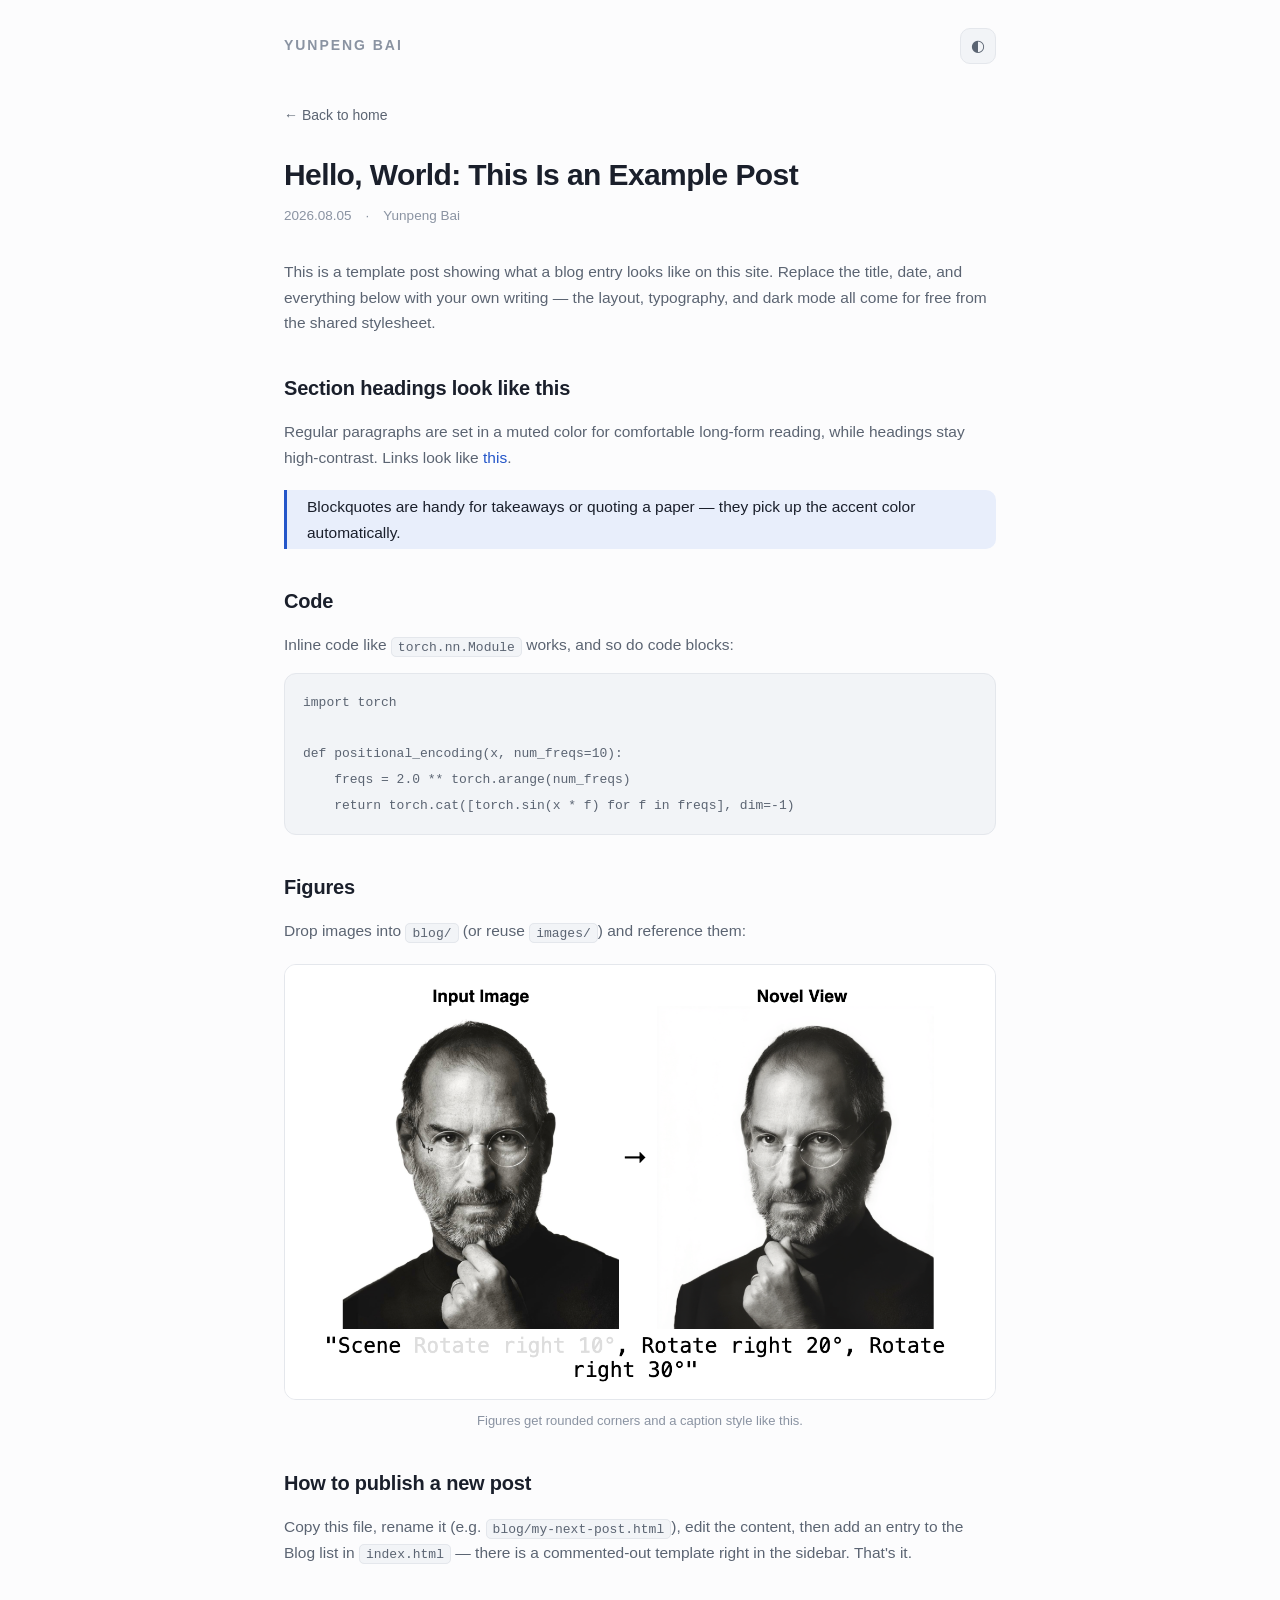
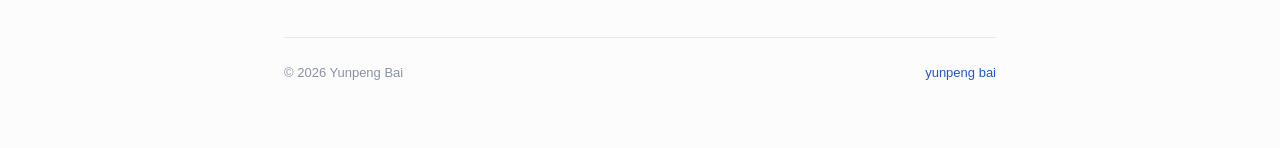
<file: blog/hello-world.html>
<!DOCTYPE html>
<html lang="en">
<head>
  <meta charset="UTF-8">
  <meta name="author" content="Yunpeng Bai">
  <meta name="viewport" content="width=device-width, initial-scale=1">
  <title>Hello, World — Yunpeng Bai</title>
  <link rel="stylesheet" type="text/css" href="../stylesheet.css">
  <script>
    (function () {
      var saved = localStorage.getItem("theme");
      var theme = saved || (window.matchMedia("(prefers-color-scheme: dark)").matches ? "dark" : "light");
      document.documentElement.setAttribute("data-theme", theme);
    })();
  </script>
</head>

<body>
  <div class="post-container">

    <header class="site-header">
      <span class="logo">YUNPENG BAI</span>
      <button class="theme-toggle" id="themeToggle" aria-label="Toggle dark mode" title="Toggle theme">◐</button>
    </header>

    <a class="back-link" href="../index.html">← Back to home</a>

    <article class="post">
      <h1>Hello, World: This Is an Example Post</h1>
      <p class="post-meta">
        <span>2026.08.05</span>
        <span>·</span>
        <span>Yunpeng Bai</span>
      </p>

      <div class="post-content">
        <p>
          This is a template post showing what a blog entry looks like on this site.
          Replace the title, date, and everything below with your own writing —
          the layout, typography, and dark mode all come for free from the shared stylesheet.
        </p>

        <h2>Section headings look like this</h2>
        <p>
          Regular paragraphs are set in a muted color for comfortable long-form reading,
          while headings stay high-contrast. Links look like
          <a href="https://arxiv.org">this</a>.
        </p>

        <blockquote>
          Blockquotes are handy for takeaways or quoting a paper — they pick up the accent color automatically.
        </blockquote>

        <h2>Code</h2>
        <p>Inline code like <code>torch.nn.Module</code> works, and so do code blocks:</p>
        <pre><code>import torch

def positional_encoding(x, num_freqs=10):
    freqs = 2.0 ** torch.arange(num_freqs)
    return torch.cat([torch.sin(x * f) for f in freqs], dim=-1)</code></pre>

        <h2>Figures</h2>
        <p>Drop images into <code>blog/</code> (or reuse <code>images/</code>) and reference them:</p>
        <figure style="margin:0">
          <img src="../images/pe-field.png" alt="Example figure">
          <figcaption>Figures get rounded corners and a caption style like this.</figcaption>
        </figure>

        <h2>How to publish a new post</h2>
        <p>
          Copy this file, rename it (e.g. <code>blog/my-next-post.html</code>), edit the content,
          then add an entry to the Blog list in <code>index.html</code> — there is a commented-out
          template right in the sidebar. That's it.
        </p>
      </div>
    </article>

    <footer class="site-footer">
      <span>© 2026 Yunpeng Bai</span>
      <span><a href="../index.html">yunpeng bai</a></span>
    </footer>

  </div>

  <script>
    (function () {
      var btn = document.getElementById("themeToggle");
      btn.addEventListener("click", function () {
        var root = document.documentElement;
        var next = root.getAttribute("data-theme") === "dark" ? "light" : "dark";
        root.setAttribute("data-theme", next);
        localStorage.setItem("theme", next);
      });
    })();
  </script>
</body>
</html>
</file>
<file: stylesheet.css>
/* ==========================================================
   Yunpeng Bai — personal homepage
   Cool, modern, minimal. One accent color, generous whitespace.
   ========================================================== */

:root {
  --bg: #fcfcfd;
  --bg-panel: #f2f4f7;
  --text: #1a1f2b;
  --text-muted: #5b6472;
  --text-faint: #8a93a2;
  --accent: #2456c9;
  --accent-soft: #e8eefb;
  --border: #e4e7ec;
  --thumb-bg: #eef0f4;
  --shadow: 0 1px 2px rgba(16, 24, 40, .04);
  --shadow-hover: 0 6px 20px rgba(16, 24, 40, .08);
}

[data-theme="dark"] {
  --bg: #0f1218;
  --bg-panel: #171c25;
  --text: #e6e9ef;
  --text-muted: #9aa4b2;
  --text-faint: #6c7684;
  --accent: #7da4f2;
  --accent-soft: #1b2740;
  --border: #262d39;
  --thumb-bg: #1b212c;
  --shadow: 0 1px 2px rgba(0, 0, 0, .3);
  --shadow-hover: 0 6px 20px rgba(0, 0, 0, .45);
}

* { box-sizing: border-box; }

html { scroll-behavior: smooth; }

body {
  margin: 0;
  background: var(--bg);
  color: var(--text);
  font-family: -apple-system, BlinkMacSystemFont, "Segoe UI", "Inter", "Helvetica Neue", Arial, "PingFang SC", "Microsoft YaHei", sans-serif;
  font-size: 15.5px;
  line-height: 1.65;
  -webkit-font-smoothing: antialiased;
  transition: background .25s ease, color .25s ease;
}

.container {
  max-width: 1200px;
  margin: 0 auto;
  padding: 0 32px 64px;
}

/* ---------- two-column layout ---------- */

.layout {
  display: grid;
  grid-template-columns: minmax(0, 1fr) 300px;
  gap: 72px;
  align-items: start;
}

.main-col { min-width: 0; }

.side-col {
  position: sticky;
  top: 32px;
  margin-top: 56px;
  display: flex;
  flex-direction: column;
  gap: 8px;
}

a {
  color: var(--accent);
  text-decoration: none;
  transition: opacity .15s ease;
}

a:hover { opacity: .75; }

/* ---------- header ---------- */

.site-header {
  display: flex;
  align-items: center;
  justify-content: space-between;
  padding: 28px 0 0;
}

.site-header .logo {
  font-size: 14px;
  font-weight: 600;
  letter-spacing: .14em;
  text-transform: uppercase;
  color: var(--text-faint);
  user-select: none;
}

.theme-toggle {
  border: 1px solid var(--border);
  background: var(--bg-panel);
  color: var(--text-muted);
  width: 36px;
  height: 36px;
  border-radius: 10px;
  cursor: pointer;
  font-size: 16px;
  line-height: 1;
  display: inline-flex;
  align-items: center;
  justify-content: center;
  transition: border-color .15s ease, transform .15s ease;
}

.theme-toggle:hover { border-color: var(--accent); transform: translateY(-1px); }

/* ---------- intro ---------- */

.intro {
  display: flex;
  gap: 48px;
  align-items: flex-start;
  margin-top: 56px;
}

.intro-text { flex: 1 1 auto; min-width: 0; }

.intro h1 {
  margin: 0;
  font-size: 34px;
  font-weight: 700;
  letter-spacing: -.02em;
  line-height: 1.2;
}

.intro h1 .cn {
  font-weight: 400;
  color: var(--text-muted);
  font-size: 24px;
  margin-left: 10px;
}

.intro .tagline {
  margin: 10px 0 0;
  color: var(--accent);
  font-size: 15px;
  font-weight: 500;
}

.hiring-banner {
  margin-top: 18px;
  display: flex;
  align-items: flex-start;
  gap: 10px;
  padding: 12px 16px;
  border-radius: 12px;
  background: #fdeceb;
  border-left: 3px solid #d64545;
  font-size: 14.5px;
  color: var(--text);
}

[data-theme="dark"] .hiring-banner {
  background: #3a1f1e;
  border-left-color: #e06c6c;
}

.hiring-banner b { font-weight: 650; }

.hiring-banner a { font-weight: 600; color: #c73e3e; }

[data-theme="dark"] .hiring-banner a { color: #f09a9a; }

.hiring-banner .dot {
  flex: none;
  width: 8px;
  height: 8px;
  border-radius: 50%;
  background: #d64545;
  margin-top: 7px;
  animation: pulse 2s ease-in-out infinite;
}

@keyframes pulse {
  0%, 100% { box-shadow: 0 0 0 0 rgba(214, 69, 69, .45); }
  50% { box-shadow: 0 0 0 5px rgba(214, 69, 69, 0); }
}

.intro .bio {
  margin-top: 20px;
  color: var(--text-muted);
}

.intro .bio a { font-weight: 500; }

.contact-row {
  margin-top: 22px;
  display: flex;
  flex-wrap: wrap;
  gap: 10px;
}

.contact-row a {
  display: inline-flex;
  align-items: center;
  gap: 6px;
  padding: 6px 14px;
  border: 1px solid var(--border);
  border-radius: 999px;
  font-size: 13.5px;
  font-weight: 500;
  color: var(--text-muted);
  background: var(--bg-panel);
  transition: border-color .15s ease, color .15s ease;
}

.contact-row a:hover { border-color: var(--accent); color: var(--accent); opacity: 1; }

.portrait {
  flex: 0 0 190px;
}

.portrait img {
  width: 190px;
  height: 190px;
  object-fit: cover;
  border-radius: 18px;
  display: block;
  box-shadow: var(--shadow-hover);
}

/* ---------- section headings ---------- */

section { margin-top: 64px; }

.section-title {
  display: flex;
  align-items: baseline;
  gap: 14px;
  margin: 0 0 24px;
  font-size: 21px;
  font-weight: 700;
  letter-spacing: -.01em;
}

.section-title::after {
  content: "";
  flex: 1;
  height: 1px;
  background: var(--border);
  align-self: center;
}

/* ---------- news ---------- */

.news-list {
  list-style: none;
  margin: 0;
  padding: 0;
}

.news-list li {
  display: flex;
  gap: 18px;
  padding: 7px 0;
  font-size: 14.5px;
}

.news-list .date {
  flex: 0 0 76px;
  color: var(--text-faint);
  font-variant-numeric: tabular-nums;
  font-size: 13.5px;
  padding-top: 1px;
}

.news-list .what { color: var(--text-muted); }

.news-list .what b { color: var(--text); font-weight: 600; }

.news-list .what a,
.news-list .what a b { color: var(--accent); }

.news-list .what a:hover { text-decoration: underline; opacity: 1; }

/* ---------- publications ---------- */

.pub {
  display: flex;
  gap: 24px;
  align-items: flex-start;
  padding: 22px 18px;
  margin: 0 -18px;
  border-radius: 16px;
  transition: background .15s ease, box-shadow .15s ease;
}

.pub:hover {
  background: var(--bg-panel);
  box-shadow: var(--shadow);
}

.pub-thumb {
  flex: 0 0 218px;
  aspect-ratio: 16 / 10;
  border-radius: 12px;
  background: var(--thumb-bg);
  border: 1px solid var(--border);
  overflow: hidden;
  display: flex;
  align-items: center;
  justify-content: center;
}

.pub-thumb img,
.pub-thumb video {
  width: 100%;
  height: 100%;
  object-fit: contain;   /* never crop the figure */
  display: block;
}

.pub-body { flex: 1 1 auto; min-width: 0; }

.pub-title {
  margin: 0;
  font-size: 16.5px;
  font-weight: 650;
  line-height: 1.45;
  letter-spacing: -.005em;
}

.pub-title a { color: var(--text); }
.pub-title a:hover { color: var(--accent); opacity: 1; }

.pub-authors {
  margin: 6px 0 0;
  font-size: 14px;
  color: var(--text-muted);
}

.pub-authors .me {
  font-weight: 650;
  color: var(--text);
}

.pub-venue {
  margin: 8px 0 0;
  display: flex;
  flex-wrap: wrap;
  align-items: center;
  gap: 8px;
  font-size: 13px;
}

.venue-tag {
  display: inline-block;
  padding: 2px 10px;
  border-radius: 6px;
  background: var(--accent-soft);
  color: var(--accent);
  font-weight: 600;
  letter-spacing: .01em;
}

.award-tag {
  display: inline-block;
  padding: 2px 10px;
  border-radius: 6px;
  background: rgba(217, 119, 6, .12);
  color: #c2740a;
  font-weight: 600;
}

[data-theme="dark"] .award-tag { color: #e8a33d; }

.pub-links {
  margin: 10px 0 0;
  display: flex;
  flex-wrap: wrap;
  gap: 14px;
  font-size: 13.5px;
  font-weight: 500;
}

.pub-abstract {
  margin: 10px 0 0;
  font-size: 13.5px;
  line-height: 1.6;
  color: var(--text-faint);
}

.pub-abstract summary {
  cursor: pointer;
  color: var(--text-faint);
  user-select: none;
  list-style: none;
  display: inline-flex;
  align-items: center;
  gap: 5px;
}

.pub-abstract summary::-webkit-details-marker { display: none; }

.pub-abstract summary::before {
  content: "›";
  display: inline-block;
  transition: transform .15s ease;
  font-size: 15px;
}

.pub-abstract[open] summary::before { transform: rotate(90deg); }

.pub-abstract summary:hover { color: var(--accent); }

.pub-abstract p { margin: 8px 0 0; }

/* ---------- sidebar ---------- */

.side-section { margin-top: 0; }

.side-section + .side-section { margin-top: 40px; }

.side-section .section-title { font-size: 17px; margin-bottom: 16px; }

.blog-list {
  list-style: none;
  margin: 0;
  padding: 0;
  display: flex;
  flex-direction: column;
  gap: 4px;
}

.blog-item {
  display: block;
  padding: 10px 12px;
  margin: 0 -12px;
  border-radius: 10px;
  transition: background .15s ease;
}

.blog-item:hover { background: var(--bg-panel); opacity: 1; }

.blog-date {
  display: block;
  font-size: 12px;
  color: var(--text-faint);
  font-variant-numeric: tabular-nums;
}

.blog-title {
  display: block;
  font-size: 14px;
  font-weight: 600;
  color: var(--text);
  line-height: 1.45;
}

.blog-item:hover .blog-title { color: var(--accent); }

.blog-excerpt {
  display: block;
  font-size: 12.5px;
  color: var(--text-muted);
  line-height: 1.5;
}

.blog-coming {
  margin: 4px 0 0;
  padding: 14px 16px;
  border: 1px dashed var(--border);
  border-radius: 12px;
  font-size: 13px;
  line-height: 1.55;
  color: var(--text-faint);
}

.tag-cloud {
  display: flex;
  flex-wrap: wrap;
  gap: 8px;
}

.tag {
  padding: 4px 12px;
  border-radius: 999px;
  border: 1px solid var(--border);
  background: var(--bg-panel);
  font-size: 12.5px;
  color: var(--text-muted);
}

/* ---------- blog post page ---------- */

.post-container {
  max-width: 760px;
  margin: 0 auto;
  padding: 0 24px 64px;
}

.back-link {
  display: inline-flex;
  align-items: center;
  gap: 6px;
  margin-top: 40px;
  font-size: 14px;
  font-weight: 500;
  color: var(--text-muted);
}

.back-link:hover { color: var(--accent); opacity: 1; }

.post { margin-top: 28px; }

.post h1 {
  margin: 0;
  font-size: 30px;
  font-weight: 700;
  letter-spacing: -.02em;
  line-height: 1.25;
}

.post-meta {
  margin: 12px 0 0;
  font-size: 13.5px;
  color: var(--text-faint);
  display: flex;
  gap: 14px;
  align-items: center;
}

.post-content { margin-top: 32px; color: var(--text-muted); }

.post-content h2 {
  margin: 36px 0 12px;
  font-size: 20px;
  font-weight: 650;
  color: var(--text);
  letter-spacing: -.01em;
}

.post-content p { margin: 14px 0; }

.post-content img,
.post-content video {
  max-width: 100%;
  border-radius: 12px;
  border: 1px solid var(--border);
  display: block;
  margin: 20px auto;
}

.post-content figcaption {
  text-align: center;
  font-size: 13px;
  color: var(--text-faint);
  margin-top: -10px;
  margin-bottom: 20px;
}

.post-content code {
  font-family: "SF Mono", Menlo, Consolas, monospace;
  font-size: 13px;
  background: var(--bg-panel);
  border: 1px solid var(--border);
  border-radius: 5px;
  padding: 1.5px 6px;
}

.post-content pre {
  background: var(--bg-panel);
  border: 1px solid var(--border);
  border-radius: 12px;
  padding: 16px 18px;
  overflow-x: auto;
}

.post-content pre code { background: none; border: none; padding: 0; }

.post-content blockquote {
  margin: 20px 0;
  padding: 4px 20px;
  border-left: 3px solid var(--accent);
  background: var(--accent-soft);
  border-radius: 0 10px 10px 0;
  color: var(--text);
}

/* ---------- footer ---------- */

.site-footer {
  margin-top: 72px;
  padding-top: 24px;
  border-top: 1px solid var(--border);
  font-size: 13px;
  color: var(--text-faint);
  display: flex;
  justify-content: space-between;
  flex-wrap: wrap;
  gap: 8px;
}

/* ---------- responsive ---------- */

@media (max-width: 1020px) {
  .layout {
    display: block;
  }

  .side-col {
    position: static;
    margin-top: 56px;
  }
}

@media (max-width: 720px) {
  .intro {
    flex-direction: column;
    gap: 28px;
    margin-top: 36px;
  }

  .portrait { flex: none; }

  .portrait img { width: 132px; height: 132px; border-radius: 14px; }

  .pub {
    flex-direction: column;
    gap: 14px;
    padding: 18px 14px;
    margin: 0 -14px;
  }

  .pub-thumb {
    flex: none;
    width: 100%;
    max-width: 420px;
  }

  .news-list .date { flex-basis: 64px; }
}
</file>
